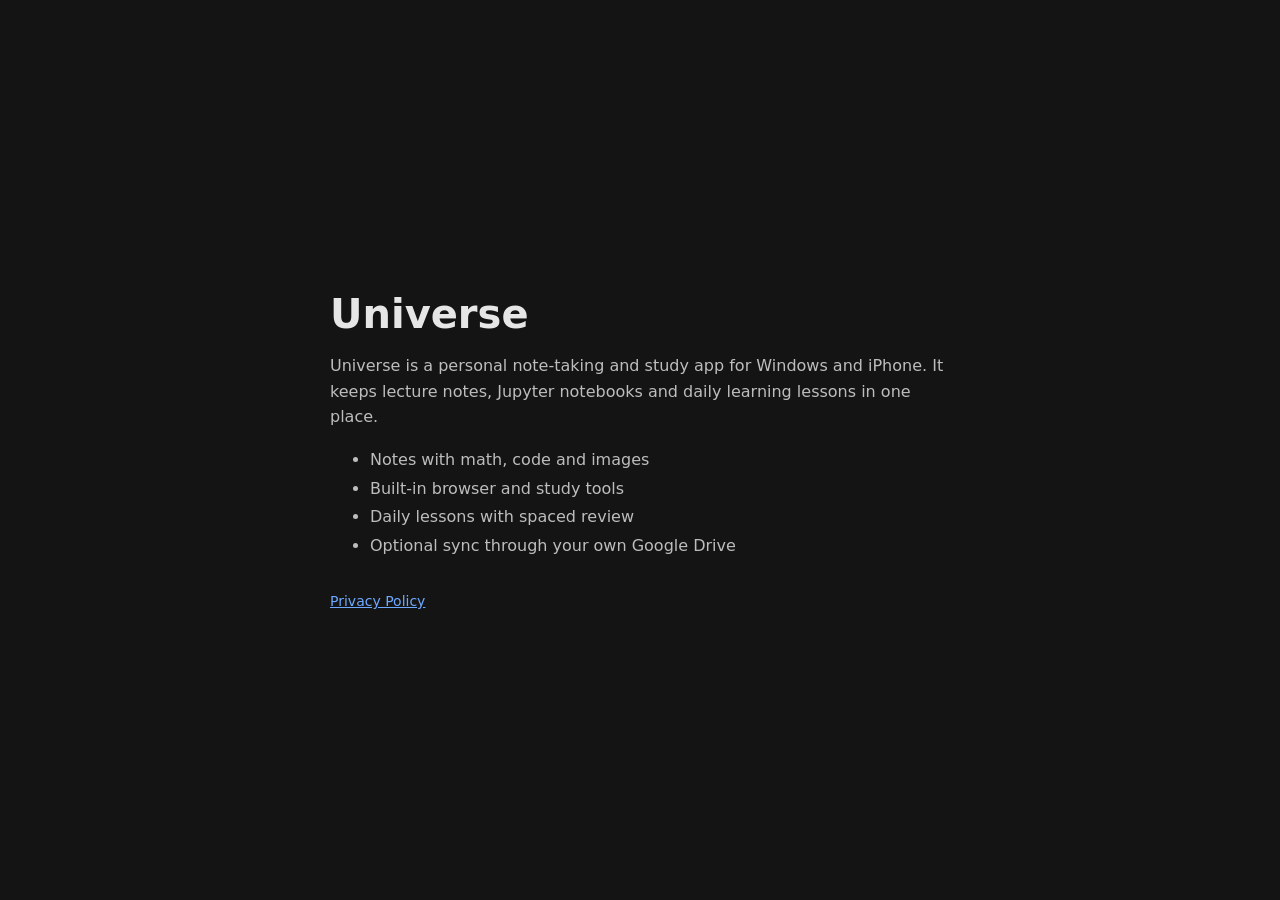
<file: index.html>
<!DOCTYPE html>
<html lang="en"><head><meta charset="utf-8"><meta name="viewport" content="width=device-width,initial-scale=1">
<title>Universe</title>
<style>
body{margin:0;font-family:system-ui,-apple-system,Segoe UI,sans-serif;background:#141414;color:#e6e6e6;display:flex;min-height:100vh;align-items:center;justify-content:center}
main{max-width:620px;padding:32px}h1{font-size:40px;margin:0 0 8px}p{line-height:1.6;color:#bdbdbd}a{color:#6ea8ff}
ul{line-height:1.8;color:#bdbdbd}footer{margin-top:32px;font-size:14px}
</style></head><body><main>
<h1>Universe</h1>
<p>Universe is a personal note-taking and study app for Windows and iPhone. It keeps lecture notes, Jupyter notebooks and daily learning lessons in one place.</p>
<ul>
<li>Notes with math, code and images</li>
<li>Built-in browser and study tools</li>
<li>Daily lessons with spaced review</li>
<li>Optional sync through your own Google Drive</li>
</ul>
<footer><a href="privacy.html">Privacy Policy</a></footer>
</main></body></html>
</file>
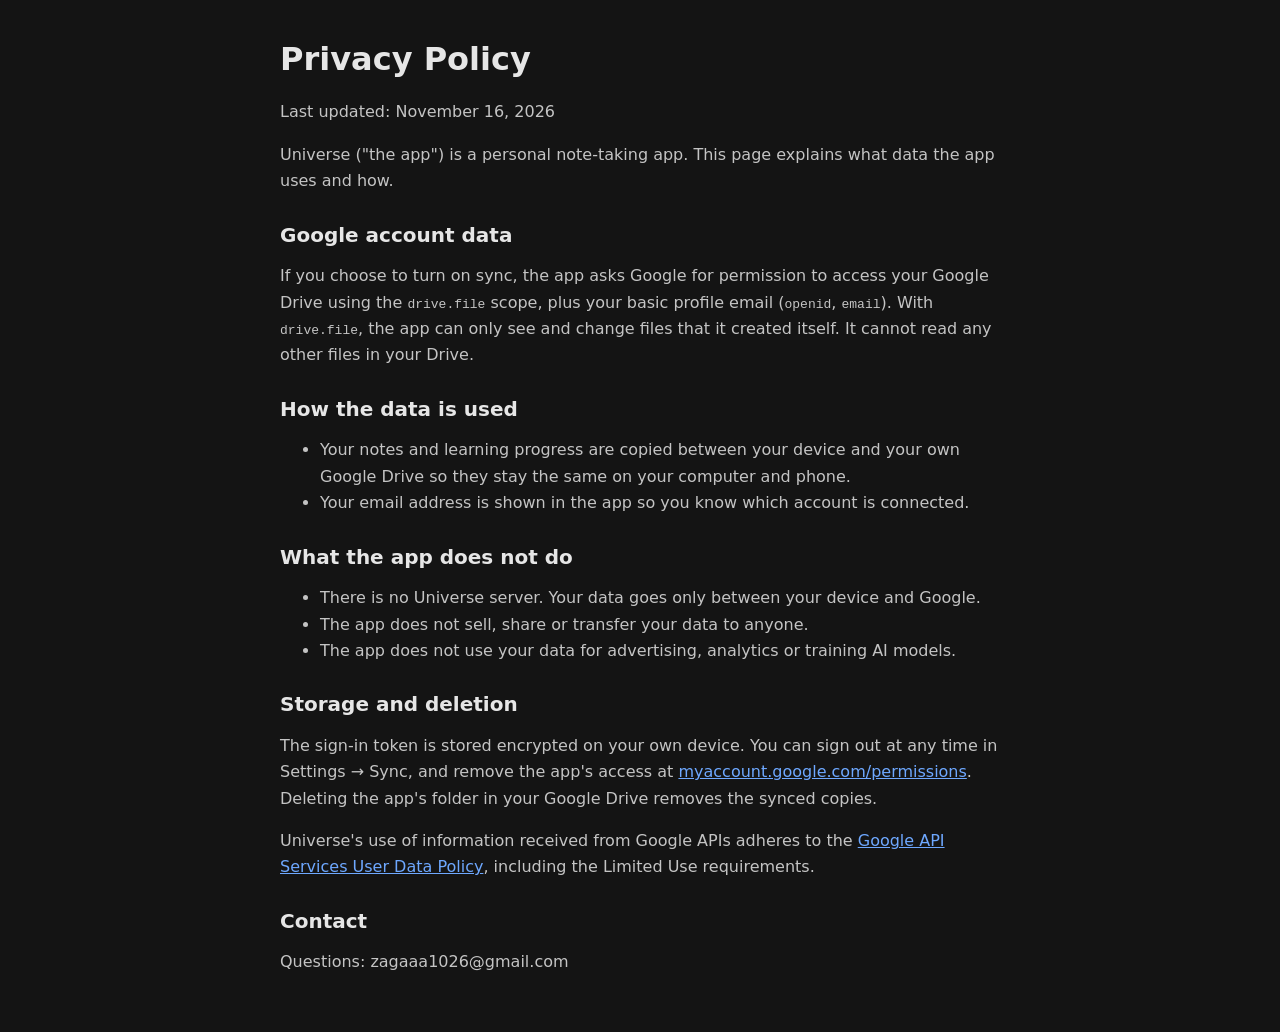
<file: privacy.html>
<!DOCTYPE html>
<html lang="en"><head><meta charset="utf-8"><meta name="viewport" content="width=device-width,initial-scale=1">
<title>Universe – Privacy Policy</title>
<style>
body{margin:0;font-family:system-ui,-apple-system,Segoe UI,sans-serif;background:#141414;color:#e6e6e6}
main{max-width:720px;margin:0 auto;padding:40px 24px}h1{margin-top:0}h2{margin-top:28px;font-size:20px}p,li{line-height:1.65;color:#c4c4c4}a{color:#6ea8ff}
</style></head><body><main>
<h1>Privacy Policy</h1>
<p>Last updated: November 16, 2026</p>
<p>Universe ("the app") is a personal note-taking app. This page explains what data the app uses and how.</p>
<h2>Google account data</h2>
<p>If you choose to turn on sync, the app asks Google for permission to access your Google Drive using the <code>drive.file</code> scope, plus your basic profile email (<code>openid</code>, <code>email</code>). With <code>drive.file</code>, the app can only see and change files that it created itself. It cannot read any other files in your Drive.</p>
<h2>How the data is used</h2>
<ul>
<li>Your notes and learning progress are copied between your device and your own Google Drive so they stay the same on your computer and phone.</li>
<li>Your email address is shown in the app so you know which account is connected.</li>
</ul>
<h2>What the app does not do</h2>
<ul>
<li>There is no Universe server. Your data goes only between your device and Google.</li>
<li>The app does not sell, share or transfer your data to anyone.</li>
<li>The app does not use your data for advertising, analytics or training AI models.</li>
</ul>
<h2>Storage and deletion</h2>
<p>The sign-in token is stored encrypted on your own device. You can sign out at any time in Settings → Sync, and remove the app's access at <a href="https://myaccount.google.com/permissions">myaccount.google.com/permissions</a>. Deleting the app's folder in your Google Drive removes the synced copies.</p>
<p>Universe's use of information received from Google APIs adheres to the <a href="https://developers.google.com/terms/api-services-user-data-policy">Google API Services User Data Policy</a>, including the Limited Use requirements.</p>
<h2>Contact</h2>
<p>Questions: zagaaa1026@gmail.com</p>
</main></body></html>
</file>
